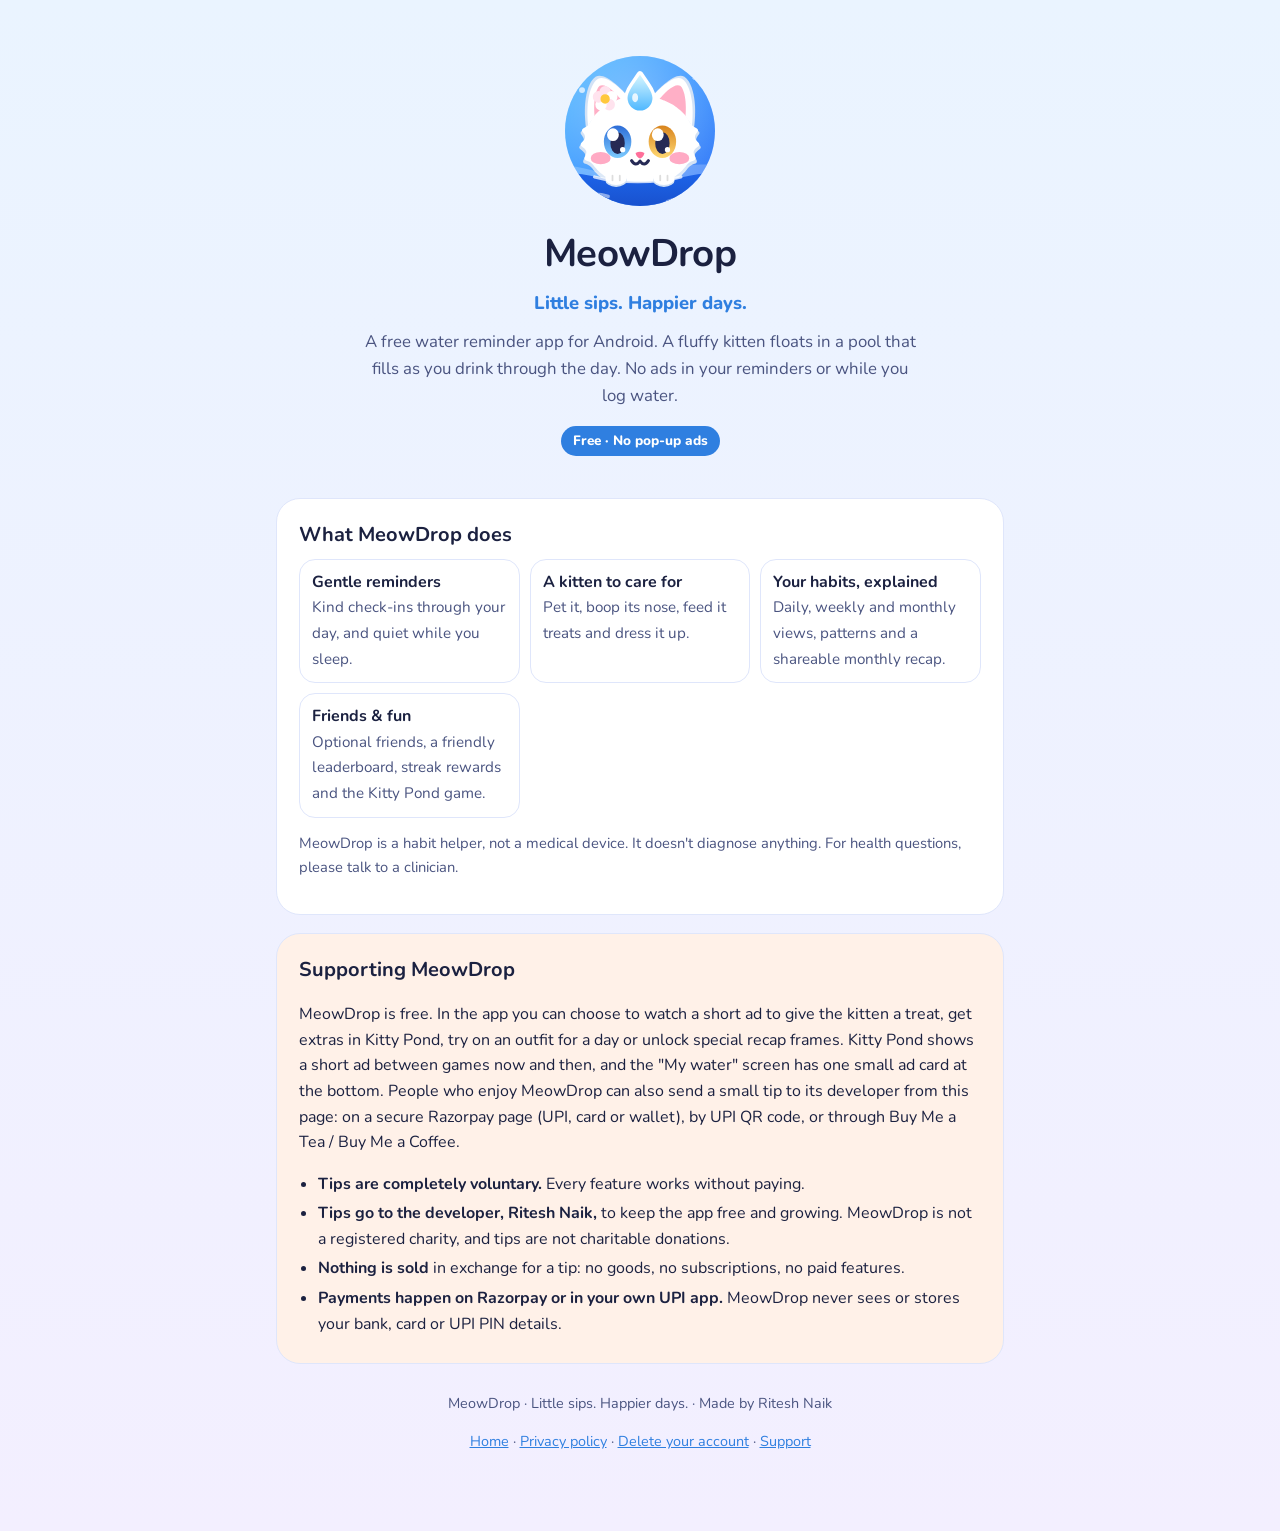
<file: index.html>
<!doctype html>
<html lang="en">
<head>
<meta charset="utf-8">
<meta name="viewport" content="width=device-width, initial-scale=1">
<title>MeowDrop — a cute water reminder app</title>
<meta name="description" content="MeowDrop is a free water reminder app with a cute kitten companion, made by Ritesh Naik.">
<link rel="preconnect" href="https://fonts.googleapis.com">
<link href="https://fonts.googleapis.com/css2?family=Nunito:wght@400;600;800&display=swap" rel="stylesheet">
<link rel="icon" type="image/svg+xml" href="favicon.svg">
<link rel="stylesheet" href="style.css">
</head>
<body>
<main>
<header class="hero">
  <svg role="img" aria-label="The MeowDrop kitten floating in its pool" xmlns="http://www.w3.org/2000/svg" width="150" height="150" viewBox="21 21 66 66"><defs><linearGradient id="g1" gradientUnits="userSpaceOnUse" x1="0" y1="0" x2="108" y2="108"><stop offset="0" stop-color="#62D2FF" stop-opacity="1.000"/><stop offset="0.5" stop-color="#3A95FF" stop-opacity="1.000"/><stop offset="1" stop-color="#2C5BF0" stop-opacity="1.000"/></linearGradient><radialGradient id="g2" gradientUnits="userSpaceOnUse" cx="50" cy="44" r="46"><stop offset="0" stop-color="#FFFFFF" stop-opacity="0.322"/><stop offset="1" stop-color="#FFFFFF" stop-opacity="0.000"/></radialGradient><linearGradient id="g3" gradientUnits="userSpaceOnUse" x1="54" y1="51.99" x2="54" y2="65.94"><stop offset="0" stop-color="#2F6FD8" stop-opacity="1.000"/><stop offset="1" stop-color="#7CCBFF" stop-opacity="1.000"/></linearGradient><linearGradient id="g4" gradientUnits="userSpaceOnUse" x1="54" y1="51.99" x2="54" y2="65.94"><stop offset="0" stop-color="#D9861F" stop-opacity="1.000"/><stop offset="1" stop-color="#FFD873" stop-opacity="1.000"/></linearGradient><linearGradient id="g5" gradientUnits="userSpaceOnUse" x1="54" y1="29.205" x2="54" y2="45.015"><stop offset="0" stop-color="#D6F6FF" stop-opacity="1.000"/><stop offset="1" stop-color="#4FB8FF" stop-opacity="1.000"/></linearGradient><linearGradient id="g6" gradientUnits="userSpaceOnUse" x1="0" y1="73" x2="0" y2="108"><stop offset="0" stop-color="#1D63E8" stop-opacity="1.000"/><stop offset="1" stop-color="#1238A8" stop-opacity="1.000"/></linearGradient><clipPath id="c"><circle cx="54" cy="54" r="33"/></clipPath></defs><g clip-path="url(#c)"><path d="M0,0h108v108h-108z" fill="url(#g1)"/><path d="M0,0h108v108h-108z" fill="url(#g2)"/><path d="M80.5,27.4 Q81.292,30.208 84.1,31 Q81.292,31.792 80.5,34.6 Q79.708,31.792 76.9,31 Q79.708,30.208 80.5,27.4 Z" fill="#FFFFFF" fill-opacity="0.902"/><path d="M27.20,36.00 a1.3,1.3 0 1,0 2.60,0 a1.3,1.3 0 1,0 -2.60,0 Z" fill="#FFFFFF" fill-opacity="0.690"/><path d="M30.75,55.71 C28.42,43.62 30.29,32.92 34.47,30.13 C38.19,27.81 45.63,34.78 51.21,41.76 Z" fill="#D3E2F5" fill-opacity="1.000"/><path d="M77.25,55.71 C79.58,43.62 77.72,32.92 73.53,30.13 C69.81,27.81 62.37,34.78 56.79,41.76 Z" fill="#D3E2F5" fill-opacity="1.000"/><path d="M31.82,55.98 C29.56,44.25 31.37,33.88 35.43,31.17 C39.04,28.92 46.25,35.68 51.67,42.45 Z" fill="#FFFFFF" fill-opacity="1.000"/><path d="M76.18,55.98 C78.44,44.25 76.63,33.88 72.57,31.17 C68.96,28.92 61.75,35.68 56.33,42.45 Z" fill="#FFFFFF" fill-opacity="1.000"/><path d="M34.28,50.13 C33.17,42.22 34.28,35.72 36.33,34.13 C38.75,32.83 43.21,37.11 46.19,40.83 Z" fill="#FFAFC6" fill-opacity="1.000"/><path d="M73.72,50.13 C74.83,42.22 73.72,35.72 71.67,34.13 C69.25,32.83 64.79,37.11 61.81,40.83 Z" fill="#FFAFC6" fill-opacity="1.000"/><path d="M79.28,59.26 Q79.63,59.71 80.14,60.19 Q80.65,60.67 80.73,61.16 Q80.82,61.65 80.20,62.07 Q79.59,62.50 79.14,62.90 Q78.68,63.31 78.42,63.72 Q78.15,64.14 78.15,64.60 Q78.14,65.06 78.32,65.58 Q78.50,66.10 78.82,66.69 Q79.14,67.28 78.97,67.74 Q78.79,68.20 78.06,68.46 Q77.34,68.71 76.77,68.99 Q76.20,69.27 75.81,69.60 Q75.42,69.94 75.14,70.32 Q74.86,70.70 74.56,71.07 Q74.26,71.44 73.95,71.80 Q73.63,72.16 73.29,72.51 Q72.95,72.86 72.59,73.20 Q72.24,73.53 71.87,73.85 Q71.49,74.18 71.10,74.49 Q70.71,74.79 70.31,75.09 Q69.90,75.38 69.48,75.66 Q69.06,75.94 68.62,76.20 Q68.19,76.47 67.74,76.72 Q67.29,76.96 66.83,77.20 Q66.37,77.43 65.90,77.64 Q65.42,77.86 64.94,78.05 Q64.45,78.25 63.96,78.43 Q63.47,78.61 62.96,78.77 Q62.46,78.94 61.95,79.08 Q61.44,79.22 60.92,79.35 Q60.40,79.47 59.88,79.58 Q59.35,79.68 58.82,79.77 Q58.30,79.86 57.76,79.93 Q57.23,79.99 56.69,80.04 Q56.16,80.09 55.62,80.12 Q55.08,80.15 54.54,80.16 Q54.00,80.17 53.46,80.16 Q52.92,80.15 52.38,80.12 Q51.84,80.09 51.31,80.04 Q50.77,79.99 50.24,79.93 Q49.70,79.86 49.18,79.77 Q48.65,79.68 48.12,79.58 Q47.60,79.47 47.08,79.35 Q46.56,79.22 46.05,79.08 Q45.54,78.94 45.04,78.77 Q44.53,78.61 44.04,78.43 Q43.55,78.25 43.06,78.05 Q42.58,77.86 42.10,77.64 Q41.63,77.43 41.17,77.20 Q40.71,76.96 40.26,76.72 Q39.81,76.47 39.38,76.20 Q38.94,75.94 38.52,75.66 Q38.10,75.38 37.69,75.09 Q37.29,74.79 36.90,74.49 Q36.51,74.18 36.13,73.85 Q35.76,73.53 35.41,73.20 Q35.05,72.86 34.71,72.51 Q34.37,72.16 34.05,71.80 Q33.74,71.44 33.44,71.07 Q33.14,70.70 32.86,70.32 Q32.58,69.94 32.19,69.60 Q31.80,69.27 31.23,68.99 Q30.66,68.71 29.94,68.46 Q29.21,68.20 29.03,67.74 Q28.86,67.28 29.18,66.69 Q29.50,66.10 29.68,65.58 Q29.86,65.06 29.85,64.60 Q29.85,64.14 29.58,63.72 Q29.32,63.31 28.86,62.90 Q28.41,62.50 27.80,62.07 Q27.18,61.65 27.27,61.16 Q27.35,60.67 27.86,60.19 Q28.37,59.71 28.72,59.26 Q29.06,58.81 29.20,58.37 Q29.35,57.93 29.23,57.46 Q29.11,57.00 28.82,56.50 Q28.52,55.99 28.08,55.43 Q27.63,54.87 27.97,54.45 Q28.32,54.02 28.96,53.68 Q29.61,53.35 30.09,53.00 Q30.57,52.66 30.86,52.27 Q31.15,51.88 31.36,51.47 Q31.58,51.06 31.82,50.66 Q32.06,50.26 32.32,49.87 Q32.58,49.48 32.86,49.10 Q33.14,48.72 33.44,48.34 Q33.74,47.97 34.05,47.61 Q34.37,47.25 34.71,46.91 Q35.05,46.56 35.41,46.22 Q35.76,45.89 36.13,45.56 Q36.51,45.24 36.90,44.93 Q37.29,44.62 37.69,44.33 Q38.10,44.04 38.52,43.76 Q38.94,43.48 39.38,43.21 Q39.81,42.95 40.26,42.70 Q40.71,42.45 41.17,42.22 Q41.63,41.99 42.10,41.78 Q42.58,41.56 43.06,41.36 Q43.55,41.17 44.04,40.99 Q44.53,40.81 45.04,40.64 Q45.54,40.48 46.05,40.34 Q46.56,40.20 47.08,40.07 Q47.60,39.95 48.10,39.77 Q48.61,39.60 49.07,39.17 Q49.53,38.75 50.00,38.11 Q50.46,37.47 51.09,37.79 Q51.71,38.10 52.31,38.51 Q52.90,38.92 53.45,39.08 Q54.00,39.25 54.55,39.08 Q55.10,38.92 55.69,38.51 Q56.29,38.10 56.91,37.79 Q57.54,37.47 58.00,38.11 Q58.47,38.75 58.93,39.17 Q59.39,39.60 59.90,39.77 Q60.40,39.95 60.92,40.07 Q61.44,40.20 61.95,40.34 Q62.46,40.48 62.96,40.64 Q63.47,40.81 63.96,40.99 Q64.45,41.17 64.94,41.36 Q65.42,41.56 65.90,41.78 Q66.37,41.99 66.83,42.22 Q67.29,42.45 67.74,42.70 Q68.19,42.95 68.62,43.21 Q69.06,43.48 69.48,43.76 Q69.90,44.04 70.31,44.33 Q70.71,44.62 71.10,44.93 Q71.49,45.24 71.87,45.56 Q72.24,45.89 72.59,46.22 Q72.95,46.56 73.29,46.91 Q73.63,47.25 73.95,47.61 Q74.26,47.97 74.56,48.34 Q74.86,48.72 75.14,49.10 Q75.42,49.48 75.68,49.87 Q75.94,50.26 76.18,50.66 Q76.42,51.06 76.64,51.47 Q76.85,51.88 77.14,52.27 Q77.43,52.66 77.91,53.00 Q78.39,53.35 79.04,53.68 Q79.68,54.02 80.03,54.45 Q80.37,54.87 79.92,55.43 Q79.48,55.99 79.18,56.50 Q78.89,57.00 78.77,57.46 Q78.65,57.93 78.80,58.37 Q78.94,58.81 79.28,59.26 Z" fill="#D3E2F5" fill-opacity="1.000"/><path d="M78.71,58.06 Q79.05,58.50 79.55,58.97 Q80.04,59.44 80.13,59.92 Q80.21,60.40 79.61,60.81 Q79.01,61.22 78.57,61.62 Q78.13,62.02 77.87,62.42 Q77.61,62.83 77.60,63.28 Q77.60,63.73 77.77,64.24 Q77.95,64.74 78.26,65.32 Q78.57,65.90 78.40,66.35 Q78.23,66.80 77.52,67.05 Q76.81,67.30 76.25,67.57 Q75.70,67.84 75.32,68.17 Q74.94,68.50 74.67,68.87 Q74.39,69.24 74.10,69.61 Q73.81,69.97 73.50,70.32 Q73.18,70.67 72.85,71.01 Q72.52,71.35 72.18,71.68 Q71.83,72.01 71.46,72.32 Q71.10,72.64 70.72,72.94 Q70.34,73.24 69.94,73.53 Q69.54,73.82 69.13,74.09 Q68.72,74.36 68.29,74.62 Q67.87,74.88 67.43,75.12 Q66.99,75.36 66.54,75.59 Q66.09,75.82 65.63,76.03 Q65.17,76.24 64.69,76.43 Q64.22,76.62 63.74,76.80 Q63.25,76.97 62.76,77.13 Q62.27,77.29 61.77,77.43 Q61.27,77.57 60.76,77.69 Q60.26,77.81 59.75,77.92 Q59.23,78.02 58.72,78.11 Q58.20,78.19 57.68,78.26 Q57.16,78.32 56.63,78.37 Q56.11,78.42 55.58,78.45 Q55.05,78.48 54.53,78.49 Q54.00,78.50 53.47,78.49 Q52.95,78.48 52.42,78.45 Q51.89,78.42 51.37,78.37 Q50.84,78.32 50.32,78.26 Q49.80,78.19 49.28,78.11 Q48.77,78.02 48.25,77.92 Q47.74,77.81 47.24,77.69 Q46.73,77.57 46.23,77.43 Q45.73,77.29 45.24,77.13 Q44.75,76.97 44.26,76.80 Q43.78,76.62 43.31,76.43 Q42.83,76.24 42.37,76.03 Q41.91,75.82 41.46,75.59 Q41.01,75.36 40.57,75.12 Q40.13,74.88 39.71,74.62 Q39.28,74.36 38.87,74.09 Q38.46,73.82 38.06,73.53 Q37.66,73.24 37.28,72.94 Q36.90,72.64 36.54,72.32 Q36.17,72.01 35.82,71.68 Q35.48,71.35 35.15,71.01 Q34.82,70.67 34.50,70.32 Q34.19,69.97 33.90,69.61 Q33.61,69.24 33.33,68.87 Q33.06,68.50 32.68,68.17 Q32.30,67.84 31.75,67.57 Q31.19,67.30 30.48,67.05 Q29.77,66.80 29.60,66.35 Q29.43,65.90 29.74,65.32 Q30.05,64.74 30.23,64.24 Q30.40,63.73 30.40,63.28 Q30.39,62.83 30.13,62.42 Q29.87,62.02 29.43,61.62 Q28.99,61.22 28.39,60.81 Q27.79,60.40 27.87,59.92 Q27.96,59.44 28.45,58.97 Q28.95,58.50 29.29,58.06 Q29.62,57.62 29.76,57.19 Q29.90,56.76 29.79,56.30 Q29.67,55.85 29.38,55.36 Q29.09,54.87 28.66,54.32 Q28.23,53.78 28.56,53.36 Q28.89,52.94 29.53,52.61 Q30.16,52.28 30.63,51.95 Q31.10,51.61 31.38,51.23 Q31.66,50.85 31.87,50.45 Q32.09,50.05 32.32,49.66 Q32.55,49.27 32.81,48.88 Q33.06,48.50 33.33,48.13 Q33.61,47.76 33.90,47.39 Q34.19,47.03 34.50,46.68 Q34.82,46.33 35.15,45.99 Q35.48,45.65 35.82,45.32 Q36.17,44.99 36.54,44.68 Q36.90,44.36 37.28,44.06 Q37.66,43.76 38.06,43.47 Q38.46,43.18 38.87,42.91 Q39.28,42.64 39.71,42.38 Q40.13,42.12 40.57,41.88 Q41.01,41.64 41.46,41.41 Q41.91,41.18 42.37,40.97 Q42.83,40.76 43.31,40.57 Q43.78,40.38 44.26,40.20 Q44.75,40.03 45.24,39.87 Q45.73,39.71 46.23,39.57 Q46.73,39.43 47.24,39.31 Q47.74,39.19 48.24,39.02 Q48.73,38.84 49.18,38.43 Q49.63,38.02 50.09,37.39 Q50.54,36.77 51.15,37.08 Q51.77,37.39 52.35,37.78 Q52.93,38.18 53.46,38.34 Q54.00,38.50 54.54,38.34 Q55.07,38.18 55.65,37.78 Q56.23,37.39 56.85,37.08 Q57.46,36.77 57.91,37.39 Q58.37,38.02 58.82,38.43 Q59.27,38.84 59.76,39.02 Q60.26,39.19 60.76,39.31 Q61.27,39.43 61.77,39.57 Q62.27,39.71 62.76,39.87 Q63.25,40.03 63.74,40.20 Q64.22,40.38 64.69,40.57 Q65.17,40.76 65.63,40.97 Q66.09,41.18 66.54,41.41 Q66.99,41.64 67.43,41.88 Q67.87,42.12 68.29,42.38 Q68.72,42.64 69.13,42.91 Q69.54,43.18 69.94,43.47 Q70.34,43.76 70.72,44.06 Q71.10,44.36 71.46,44.68 Q71.83,44.99 72.18,45.32 Q72.52,45.65 72.85,45.99 Q73.18,46.33 73.50,46.68 Q73.81,47.03 74.10,47.39 Q74.39,47.76 74.67,48.13 Q74.94,48.50 75.19,48.88 Q75.45,49.27 75.68,49.66 Q75.91,50.05 76.13,50.45 Q76.34,50.85 76.62,51.23 Q76.90,51.61 77.37,51.95 Q77.84,52.28 78.47,52.61 Q79.11,52.94 79.44,53.36 Q79.77,53.78 79.34,54.32 Q78.91,54.87 78.62,55.36 Q78.33,55.85 78.21,56.30 Q78.10,56.76 78.24,57.19 Q78.38,57.62 78.71,58.06 Z" fill="#FFFFFF" fill-opacity="1.000"/><path d="M38.19,70.59 C45.63,77.56 62.37,77.56 69.81,70.59 C62.37,75.24 45.63,75.24 38.19,70.59 Z" fill="#FFFFFF" fill-opacity="0.333"/><path d="M38.10,58.69 a6.045,7.1610000000000005 0 1,0 12.09,0 a6.045,7.1610000000000005 0 1,0 -12.09,0 Z" fill="url(#g3)"/><path d="M40.98,59.34 a3.162,4.65 0 1,0 6.32,0 a3.162,4.65 0 1,0 -6.32,0 Z" fill="#262A55" fill-opacity="1.000"/><path d="M39.49,55.62 a2.604,2.79 0 1,0 5.21,0 a2.604,2.79 0 1,0 -5.21,0 Z" fill="#FFFFFF" fill-opacity="1.000"/><path d="M45.21,62.22 a1.1625,1.1625 0 1,0 2.33,0 a1.1625,1.1625 0 1,0 -2.33,0 Z" fill="#FFFFFF" fill-opacity="1.000"/><path d="M32.33,65.94 a4.371,2.604 0 1,0 8.74,0 a4.371,2.604 0 1,0 -8.74,0 Z" fill="#FF7FA6" fill-opacity="0.659"/><path d="M57.81,58.69 a6.045,7.1610000000000005 0 1,0 12.09,0 a6.045,7.1610000000000005 0 1,0 -12.09,0 Z" fill="url(#g4)"/><path d="M60.70,59.34 a3.162,4.65 0 1,0 6.32,0 a3.162,4.65 0 1,0 -6.32,0 Z" fill="#262A55" fill-opacity="1.000"/><path d="M59.21,55.62 a2.604,2.79 0 1,0 5.21,0 a2.604,2.79 0 1,0 -5.21,0 Z" fill="#FFFFFF" fill-opacity="1.000"/><path d="M64.93,62.22 a1.1625,1.1625 0 1,0 2.33,0 a1.1625,1.1625 0 1,0 -2.33,0 Z" fill="#FFFFFF" fill-opacity="1.000"/><path d="M66.93,65.94 a4.371,2.604 0 1,0 8.74,0 a4.371,2.604 0 1,0 -8.74,0 Z" fill="#FF7FA6" fill-opacity="0.659"/><path d="M52.05,63.71 Q54.00,62.59 55.95,63.71 Q55.58,65.57 54.00,66.13 Q52.42,65.57 52.05,63.71 Z" fill="#FF6F9A" fill-opacity="1.000"/><path d="M50.28,67.06 Q52.14,69.85 54.00,67.24 Q55.86,69.85 57.72,67.06" fill="none" stroke="#262A55" stroke-opacity="1.000" stroke-width="1.35" stroke-linecap="round" stroke-linejoin="round"/><path d="M54.00,29.20 C57.07,33.76 59.49,36.74 59.49,39.53 A5.49,5.49 0 1,1 48.51,39.53 C48.51,36.74 50.93,33.76 54.00,29.20 Z" fill="none" stroke="#FFFFFF" stroke-opacity="1.000" stroke-width="2.98" stroke-linecap="round" stroke-linejoin="round"/><path d="M54.00,29.20 C57.07,33.76 59.49,36.74 59.49,39.53 A5.49,5.49 0 1,1 48.51,39.53 C48.51,36.74 50.93,33.76 54.00,29.20 Z" fill="url(#g5)"/><path d="M50.56,39.34 a1.302,1.86 0 1,0 2.60,0 a1.302,1.86 0 1,0 -2.60,0 Z" fill="#FFFFFF" fill-opacity="0.816"/><path d="M36.14,36.83 a2.511,2.511 0 1,0 5.02,0 a2.511,2.511 0 1,0 -5.02,0 Z" fill="#FFE3EE" fill-opacity="1.000"/><path d="M39.06,38.95 a2.511,2.511 0 1,0 5.02,0 a2.511,2.511 0 1,0 -5.02,0 Z" fill="#FFFFFF" fill-opacity="1.000"/><path d="M37.95,42.38 a2.511,2.511 0 1,0 5.02,0 a2.511,2.511 0 1,0 -5.02,0 Z" fill="#FFE3EE" fill-opacity="1.000"/><path d="M34.34,42.38 a2.511,2.511 0 1,0 5.02,0 a2.511,2.511 0 1,0 -5.02,0 Z" fill="#FFFFFF" fill-opacity="1.000"/><path d="M33.23,38.95 a2.511,2.511 0 1,0 5.02,0 a2.511,2.511 0 1,0 -5.02,0 Z" fill="#FFE3EE" fill-opacity="1.000"/><path d="M36.61,39.90 a2.0460000000000003,2.0460000000000003 0 1,0 4.09,0 a2.0460000000000003,2.0460000000000003 0 1,0 -4.09,0 Z" fill="#FFC83D" fill-opacity="1.000"/><path d="M-2,71 C10,68 20,68 32,71 C44,74 52,74 64,71 C76,68 88,68 110,71 L110,110 L-2,110 Z" fill="#FFFFFF" fill-opacity="0.220"/><path d="M-2,75 C12,71.5 24,71.5 36,74.5 C46,77 62,77 72,74.5 C84,71.5 96,71.5 110,75 L110,110 L-2,110 Z" fill="url(#g6)"/><path d="M34,74.2 C44,77 62,77 72,74.2" fill="none" stroke="#FFFFFF" stroke-opacity="0.753" stroke-width="1.4" stroke-linecap="round" stroke-linejoin="round"/><path d="M28,83 C32,81.4 36,81.4 40,82.8" fill="none" stroke="#FFFFFF" stroke-opacity="0.502" stroke-width="1.5" stroke-linecap="round" stroke-linejoin="round"/><path d="M66,85 C69,83.8 72,83.8 75,84.8" fill="none" stroke="#FFFFFF" stroke-opacity="0.400" stroke-width="1.3" stroke-linecap="round" stroke-linejoin="round"/><path d="M38.70,75.40 a4.8,3.2 0 1,0 9.60,0 a4.8,3.2 0 1,0 -9.60,0 Z" fill="#D3E2F5" fill-opacity="1.000"/><path d="M38.70,74.60 a4.8,3.2 0 1,0 9.60,0 a4.8,3.2 0 1,0 -9.60,0 Z" fill="#FFFFFF" fill-opacity="1.000"/><path d="M41.9,73.69999999999999 L41.9,75.69999999999999 M45.1,73.69999999999999 L45.1,75.69999999999999" fill="none" stroke="#000000" stroke-opacity="0.133" stroke-width="0.8" stroke-linecap="round" stroke-linejoin="round"/><path d="M59.70,75.40 a4.8,3.2 0 1,0 9.60,0 a4.8,3.2 0 1,0 -9.60,0 Z" fill="#D3E2F5" fill-opacity="1.000"/><path d="M59.70,74.60 a4.8,3.2 0 1,0 9.60,0 a4.8,3.2 0 1,0 -9.60,0 Z" fill="#FFFFFF" fill-opacity="1.000"/><path d="M62.9,73.69999999999999 L62.9,75.69999999999999 M66.1,73.69999999999999 L66.1,75.69999999999999" fill="none" stroke="#000000" stroke-opacity="0.133" stroke-width="0.8" stroke-linecap="round" stroke-linejoin="round"/></g></svg>

  <h1>MeowDrop</h1>
  <p class="tagline">Little sips. Happier days.</p>
  <p class="lead">A free water reminder app for Android. A fluffy kitten floats in a pool that fills as you drink through the day. No ads in your reminders or while you log water.</p>
  <p><span class="badge">Free &middot; No pop-up ads</span></p>
</header>

<section>
  <h2>What MeowDrop does</h2>
  <div class="grid">
    <div class="feature"><b>Gentle reminders</b><span>Kind check-ins through your day, and quiet while you sleep.</span></div>
    <div class="feature"><b>A kitten to care for</b><span>Pet it, boop its nose, feed it treats and dress it up.</span></div>
    <div class="feature"><b>Your habits, explained</b><span>Daily, weekly and monthly views, patterns and a shareable monthly recap.</span></div>
    <div class="feature"><b>Friends &amp; fun</b><span>Optional friends, a friendly leaderboard, streak rewards and the Kitty Pond game.</span></div>
  </div>
  <p class="muted">MeowDrop is a habit helper, not a medical device. It doesn't diagnose anything. For health questions, please talk to a clinician.</p>
</section>

<section class="peach" id="support">
  <h2>Supporting MeowDrop</h2>
  <p>MeowDrop is free. In the app you can choose to watch a short ad to give the kitten a treat, get extras in Kitty Pond, try on an outfit for a day or unlock special recap frames. Kitty Pond shows a short ad between games now and then, and the "My water" screen has one small ad card at the bottom. People who enjoy MeowDrop can also send a small tip to its developer from this page: on a secure Razorpay page (UPI, card or wallet), by UPI QR code, or through Buy Me a Tea / Buy Me a Coffee.</p>
  <ul>
    <li><b>Tips are completely voluntary.</b> Every feature works without paying.</li>
    <li><b>Tips go to the developer, Ritesh Naik,</b> to keep the app free and growing. MeowDrop is not a registered charity, and tips are not charitable donations.</li>
    <li><b>Nothing is sold</b> in exchange for a tip: no goods, no subscriptions, no paid features.</li>
    <li><b>Payments happen on Razorpay or in your own UPI app.</b> MeowDrop never sees or stores your bank, card or UPI PIN details.</li>
  </ul>
</section>

<footer>
  <p>MeowDrop &middot; Little sips. Happier days. &middot; Made by Ritesh Naik</p>
  <p><a href="index.html">Home</a> &middot; <a href="privacy.html">Privacy policy</a> &middot; <a href="delete-account.html">Delete your account</a> &middot; <a href="index.html#support">Support</a></p>
</footer>
</main>
</body>
</html>
</file>
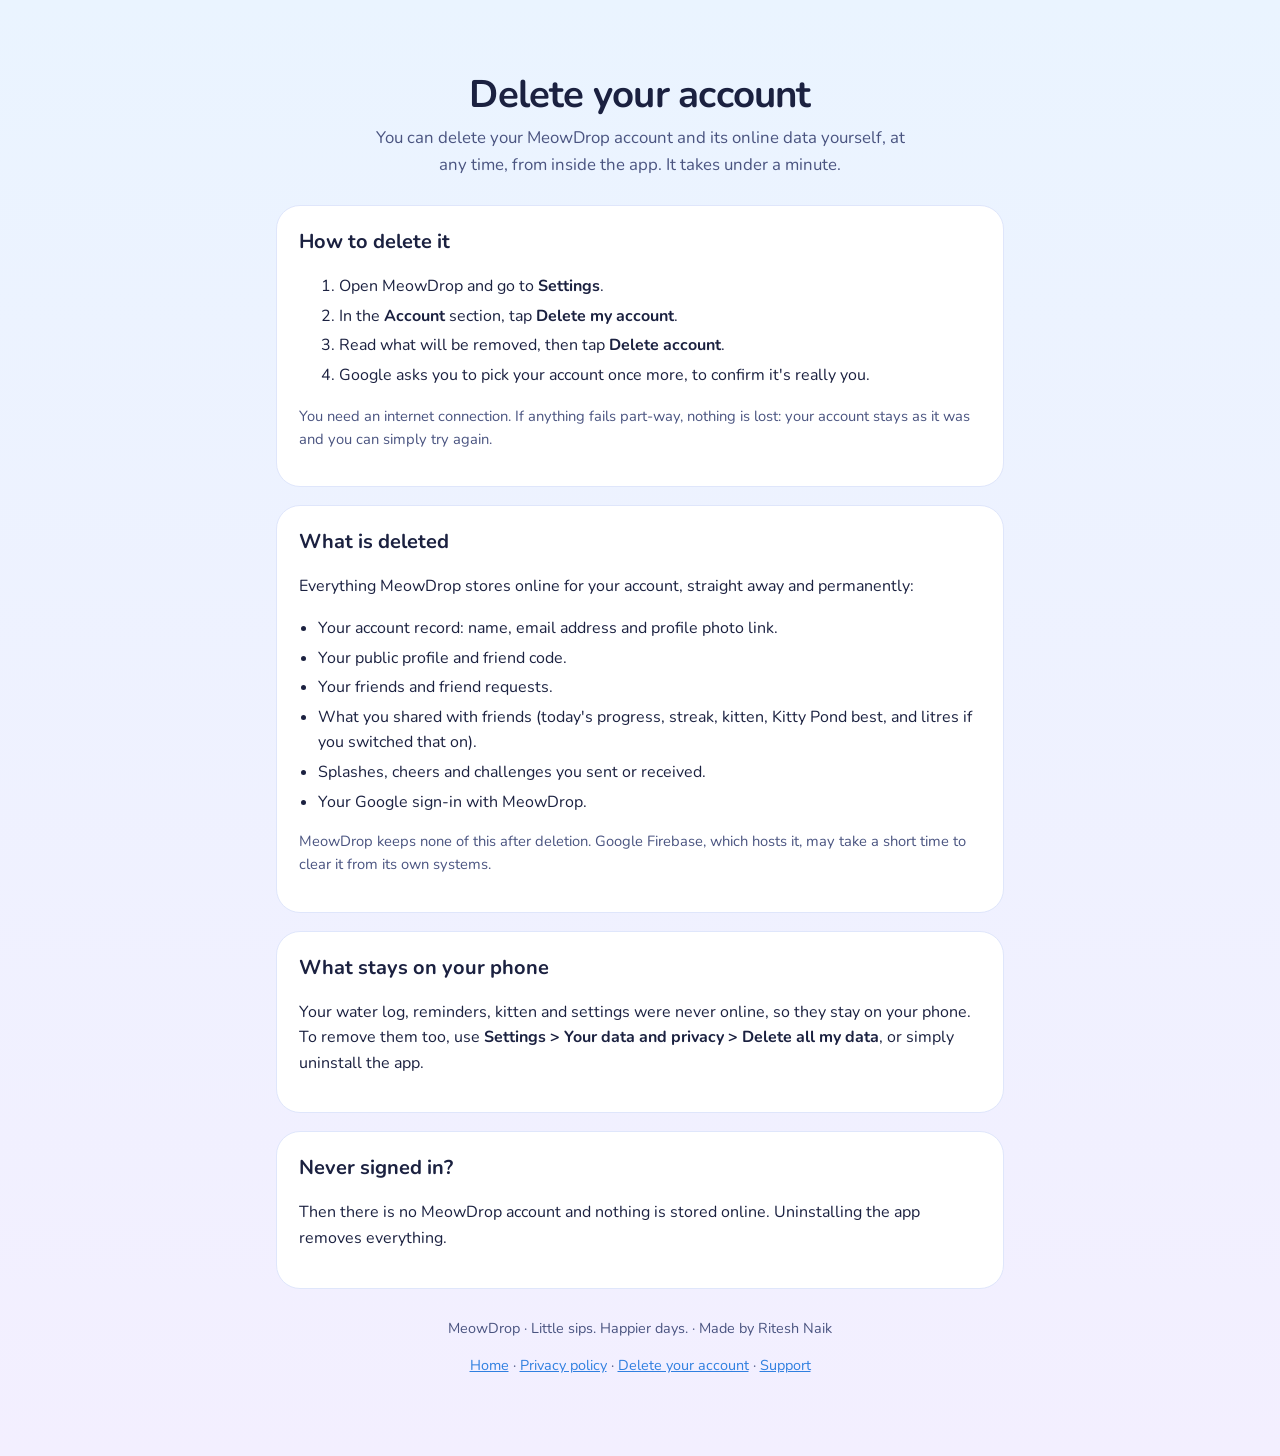
<file: delete-account.html>
<!doctype html>
<html lang="en">
<head>
<meta charset="utf-8">
<meta name="viewport" content="width=device-width, initial-scale=1">
<title>MeowDrop — Delete your account</title>
<meta name="description" content="MeowDrop is a free, ad-free water reminder app with a cute kitten companion, made by Ritesh Naik.">
<link rel="preconnect" href="https://fonts.googleapis.com">
<link href="https://fonts.googleapis.com/css2?family=Nunito:wght@400;600;800&display=swap" rel="stylesheet">
<link rel="icon" type="image/svg+xml" href="favicon.svg">
<link rel="stylesheet" href="style.css">
</head>
<body>
<main>
<header class="hero">
  <h1>Delete your account</h1>
  <p class="lead">You can delete your MeowDrop account and its online data yourself, at any time, from inside the app. It takes under a minute.</p>
</header>

<section>
  <h2>How to delete it</h2>
  <ol>
    <li>Open MeowDrop and go to <b>Settings</b>.</li>
    <li>In the <b>Account</b> section, tap <b>Delete my account</b>.</li>
    <li>Read what will be removed, then tap <b>Delete account</b>.</li>
    <li>Google asks you to pick your account once more, to confirm it's really you.</li>
  </ol>
  <p class="muted">You need an internet connection. If anything fails part-way, nothing is lost: your account stays as it was and you can simply try again.</p>
</section>

<section>
  <h2>What is deleted</h2>
  <p>Everything MeowDrop stores online for your account, straight away and permanently:</p>
  <ul>
    <li>Your account record: name, email address and profile photo link.</li>
    <li>Your public profile and friend code.</li>
    <li>Your friends and friend requests.</li>
    <li>What you shared with friends (today's progress, streak, kitten, Kitty Pond best, and litres if you switched that on).</li>
    <li>Splashes, cheers and challenges you sent or received.</li>
    <li>Your Google sign-in with MeowDrop.</li>
  </ul>
  <p class="muted">MeowDrop keeps none of this after deletion. Google Firebase, which hosts it, may take a short time to clear it from its own systems.</p>
</section>

<section>
  <h2>What stays on your phone</h2>
  <p>Your water log, reminders, kitten and settings were never online, so they stay on your phone. To remove them too, use <b>Settings &gt; Your data and privacy &gt; Delete all my data</b>, or simply uninstall the app.</p>
</section>

<section>
  <h2>Never signed in?</h2>
  <p>Then there is no MeowDrop account and nothing is stored online. Uninstalling the app removes everything.</p>
</section>
<footer>
  <p>MeowDrop &middot; Little sips. Happier days. &middot; Made by Ritesh Naik</p>
  <p><a href="index.html">Home</a> &middot; <a href="privacy.html">Privacy policy</a> &middot; <a href="delete-account.html">Delete your account</a> &middot; <a href="index.html#support">Support</a></p>
</footer>
</main>
</body>
</html>
</file>
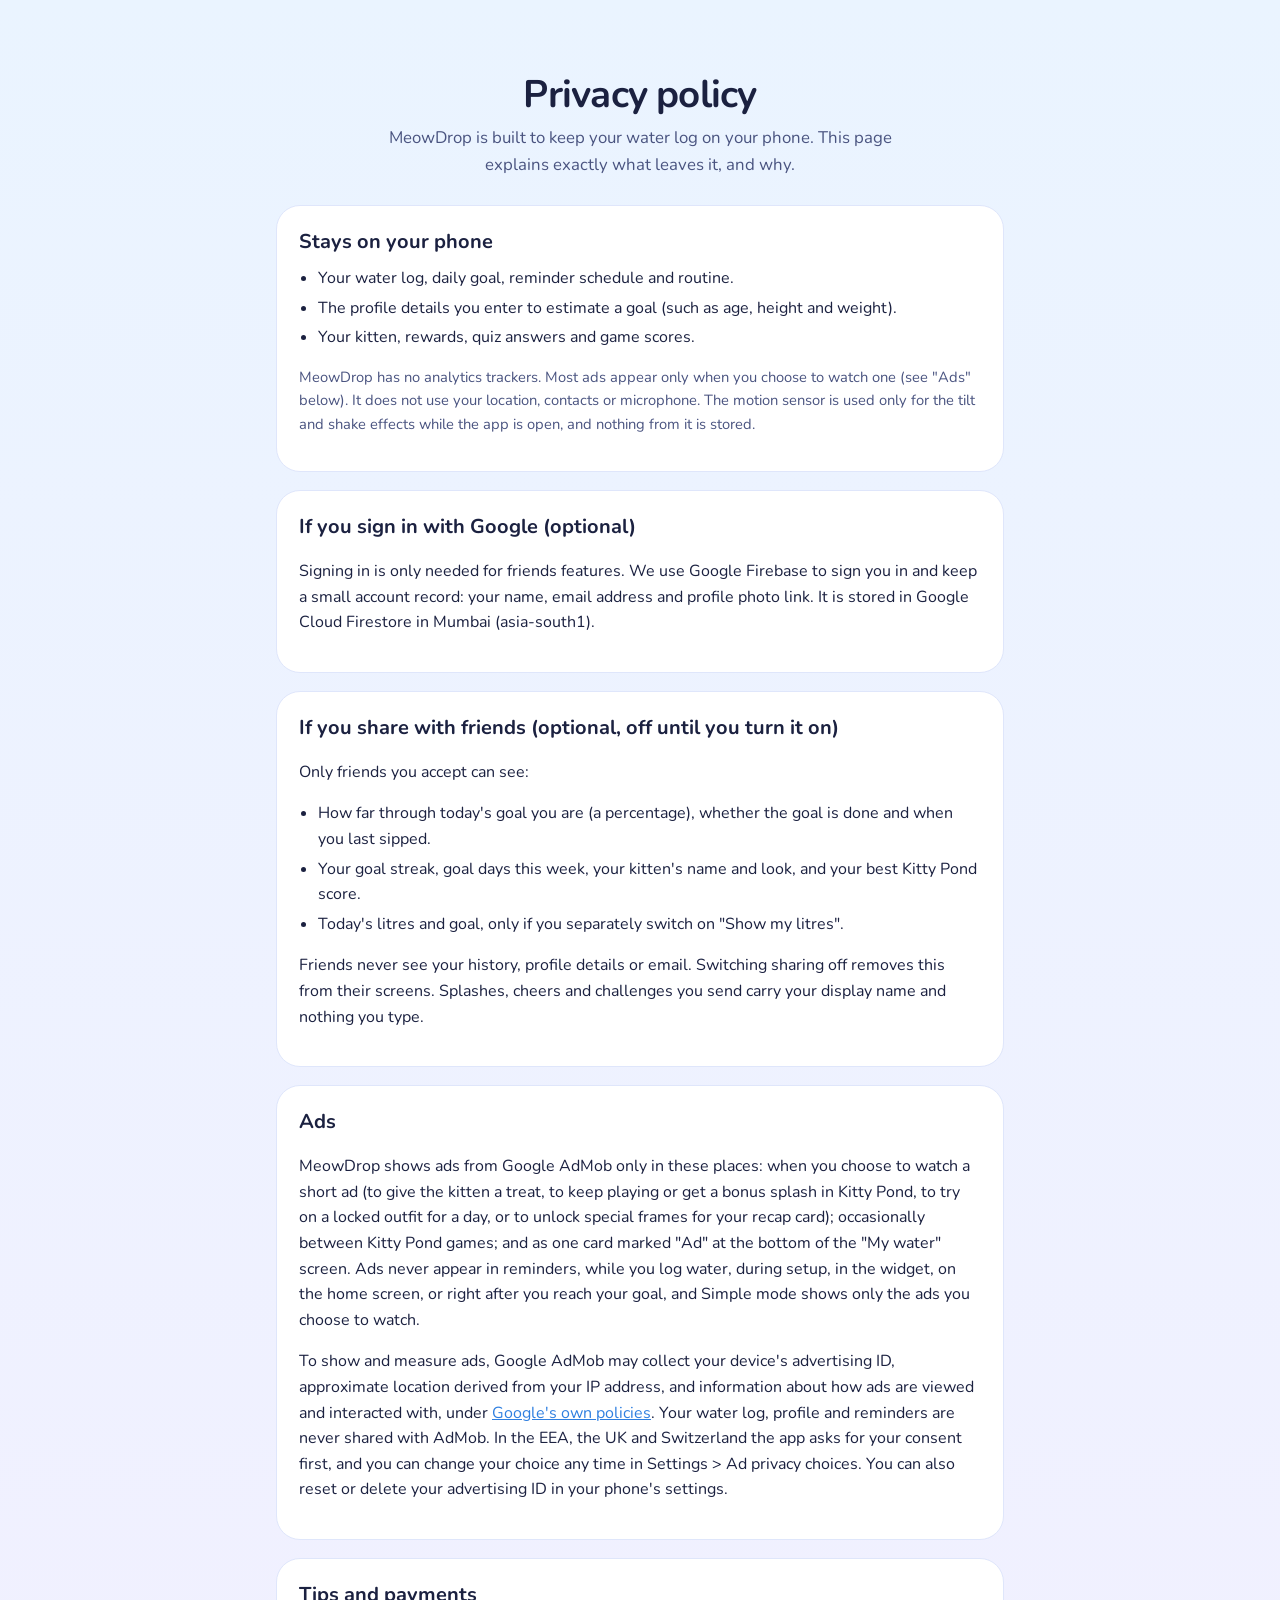
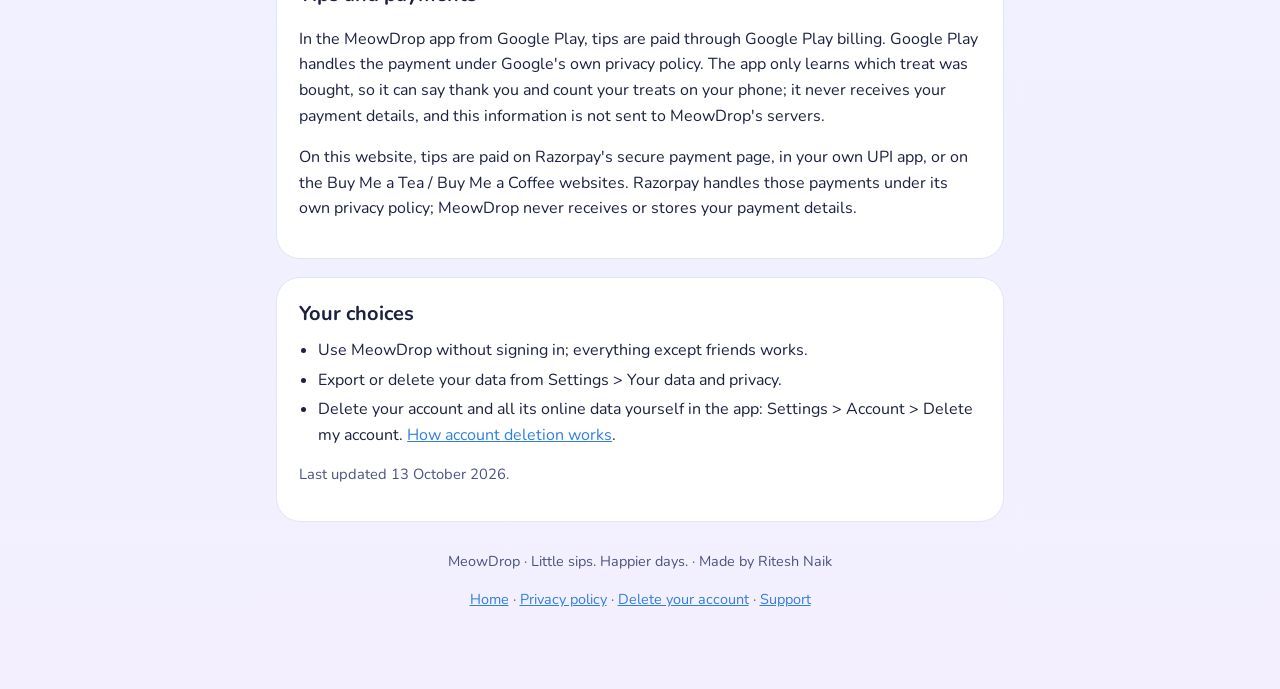
<file: privacy.html>
<!doctype html>
<html lang="en">
<head>
<meta charset="utf-8">
<meta name="viewport" content="width=device-width, initial-scale=1">
<title>MeowDrop — Privacy policy</title>
<meta name="description" content="MeowDrop is a free water reminder app with a cute kitten companion, made by Ritesh Naik.">
<link rel="preconnect" href="https://fonts.googleapis.com">
<link href="https://fonts.googleapis.com/css2?family=Nunito:wght@400;600;800&display=swap" rel="stylesheet">
<link rel="icon" type="image/svg+xml" href="favicon.svg">
<link rel="stylesheet" href="style.css">
</head>
<body>
<main>
<header class="hero">
  <h1>Privacy policy</h1>
  <p class="lead">MeowDrop is built to keep your water log on your phone. This page explains exactly what leaves it, and why.</p>
</header>

<section>
  <h2>Stays on your phone</h2>
  <ul>
    <li>Your water log, daily goal, reminder schedule and routine.</li>
    <li>The profile details you enter to estimate a goal (such as age, height and weight).</li>
    <li>Your kitten, rewards, quiz answers and game scores.</li>
  </ul>
  <p class="muted">MeowDrop has no analytics trackers. Most ads appear only when you choose to watch one (see "Ads" below). It does not use your location, contacts or microphone. The motion sensor is used only for the tilt and shake effects while the app is open, and nothing from it is stored.</p>
</section>

<section>
  <h2>If you sign in with Google (optional)</h2>
  <p>Signing in is only needed for friends features. We use Google Firebase to sign you in and keep a small account record: your name, email address and profile photo link. It is stored in Google Cloud Firestore in Mumbai (asia-south1).</p>
</section>

<section>
  <h2>If you share with friends (optional, off until you turn it on)</h2>
  <p>Only friends you accept can see:</p>
  <ul>
    <li>How far through today's goal you are (a percentage), whether the goal is done and when you last sipped.</li>
    <li>Your goal streak, goal days this week, your kitten's name and look, and your best Kitty Pond score.</li>
    <li>Today's litres and goal, only if you separately switch on "Show my litres".</li>
  </ul>
  <p>Friends never see your history, profile details or email. Switching sharing off removes this from their screens. Splashes, cheers and challenges you send carry your display name and nothing you type.</p>
</section>

<section>
  <h2>Ads</h2>
  <p>MeowDrop shows ads from Google AdMob only in these places: when you choose to watch a short ad (to give the kitten a treat, to keep playing or get a bonus splash in Kitty Pond, to try on a locked outfit for a day, or to unlock special frames for your recap card); occasionally between Kitty Pond games; and as one card marked "Ad" at the bottom of the "My water" screen. Ads never appear in reminders, while you log water, during setup, in the widget, on the home screen, or right after you reach your goal, and Simple mode shows only the ads you choose to watch.</p>
  <p>To show and measure ads, Google AdMob may collect your device's advertising ID, approximate location derived from your IP address, and information about how ads are viewed and interacted with, under <a href="https://policies.google.com/technologies/partner-sites">Google's own policies</a>. Your water log, profile and reminders are never shared with AdMob. In the EEA, the UK and Switzerland the app asks for your consent first, and you can change your choice any time in Settings &gt; Ad privacy choices. You can also reset or delete your advertising ID in your phone's settings.</p>
</section>

<section>
  <h2>Tips and payments</h2>
  <p>In the MeowDrop app from Google Play, tips are paid through Google Play billing. Google Play handles the payment under Google's own privacy policy. The app only learns which treat was bought, so it can say thank you and count your treats on your phone; it never receives your payment details, and this information is not sent to MeowDrop's servers.</p>
  <p>On this website, tips are paid on Razorpay's secure payment page, in your own UPI app, or on the Buy Me a Tea / Buy Me a Coffee websites. Razorpay handles those payments under its own privacy policy; MeowDrop never receives or stores your payment details.</p>
</section>

<section>
  <h2>Your choices</h2>
  <ul>
    <li>Use MeowDrop without signing in; everything except friends works.</li>
    <li>Export or delete your data from Settings &gt; Your data and privacy.</li>
    <li>Delete your account and all its online data yourself in the app: Settings &gt; Account &gt; Delete my account. <a href="delete-account.html">How account deletion works</a>.</li>
  </ul>
  <p class="muted">Last updated 13 October 2026.</p>
</section>
<footer>
  <p>MeowDrop &middot; Little sips. Happier days. &middot; Made by Ritesh Naik</p>
  <p><a href="index.html">Home</a> &middot; <a href="privacy.html">Privacy policy</a> &middot; <a href="delete-account.html">Delete your account</a> &middot; <a href="index.html#support">Support</a></p>
</footer>
</main>
</body>
</html>
</file>
<file: style.css>
:root {
  --bg-top: #eaf4ff; --bg-bottom: #f3efff; --ink: #1b2140; --soft: #4a5480;
  --card: #ffffff; --line: #dfe6fb; --accent: #2f7fe0; --accent-ink: #ffffff; --peach: #fff1e8;
}
@media (prefers-color-scheme: dark) {
  :root { --bg-top: #0f1430; --bg-bottom: #151a3d; --ink: #eaf0ff; --soft: #b3bde3;
    --card: #1a2147; --line: #2a3366; --accent: #8cc2ff; --accent-ink: #0f1430; --peach: #2b2440; }
}
* { box-sizing: border-box; }
html { -webkit-text-size-adjust: 100%; }
body {
  margin: 0; color: var(--ink); line-height: 1.6;
  font-family: "Nunito", system-ui, -apple-system, "Segoe UI", Roboto, sans-serif;
  min-height: 100vh;
  background: linear-gradient(180deg, var(--bg-top), var(--bg-bottom));
}
main { max-width: 760px; margin: 0 auto; padding: 32px 16px 64px; }
header.hero { text-align: center; padding: 24px 0 8px; }
header.hero svg { width: 150px; height: 150px; }
h1 { font-size: 2.4rem; margin: 8px 0 0; letter-spacing: -0.02em; }
.tagline { color: var(--accent); font-weight: 800; font-size: 1.15rem; margin: 4px 0 12px; }
.lead { color: var(--soft); font-size: 1.05rem; max-width: 560px; margin: 0 auto; }
section { background: var(--card); border: 1px solid var(--line); border-radius: 24px; padding: 20px 22px; margin-top: 18px; }
section.peach { background: var(--peach); }
h2 { font-size: 1.25rem; margin: 0 0 8px; }
ul { padding-left: 1.2em; margin: 6px 0; }
li { margin: 4px 0; }
.grid { display: grid; grid-template-columns: repeat(auto-fit, minmax(210px, 1fr)); gap: 10px; }
.feature { padding: 10px 12px; border-radius: 16px; border: 1px solid var(--line); }
.feature b { display: block; }
.feature span { color: var(--soft); font-size: 0.95rem; }
.badge { display: inline-block; background: var(--accent); color: var(--accent-ink); font-weight: 800; border-radius: 999px; padding: 4px 12px; font-size: 0.85rem; }
.muted { color: var(--soft); font-size: 0.92rem; }
a { color: var(--accent); }
footer { text-align: center; color: var(--soft); font-size: 0.9rem; margin-top: 28px; }
</file>
